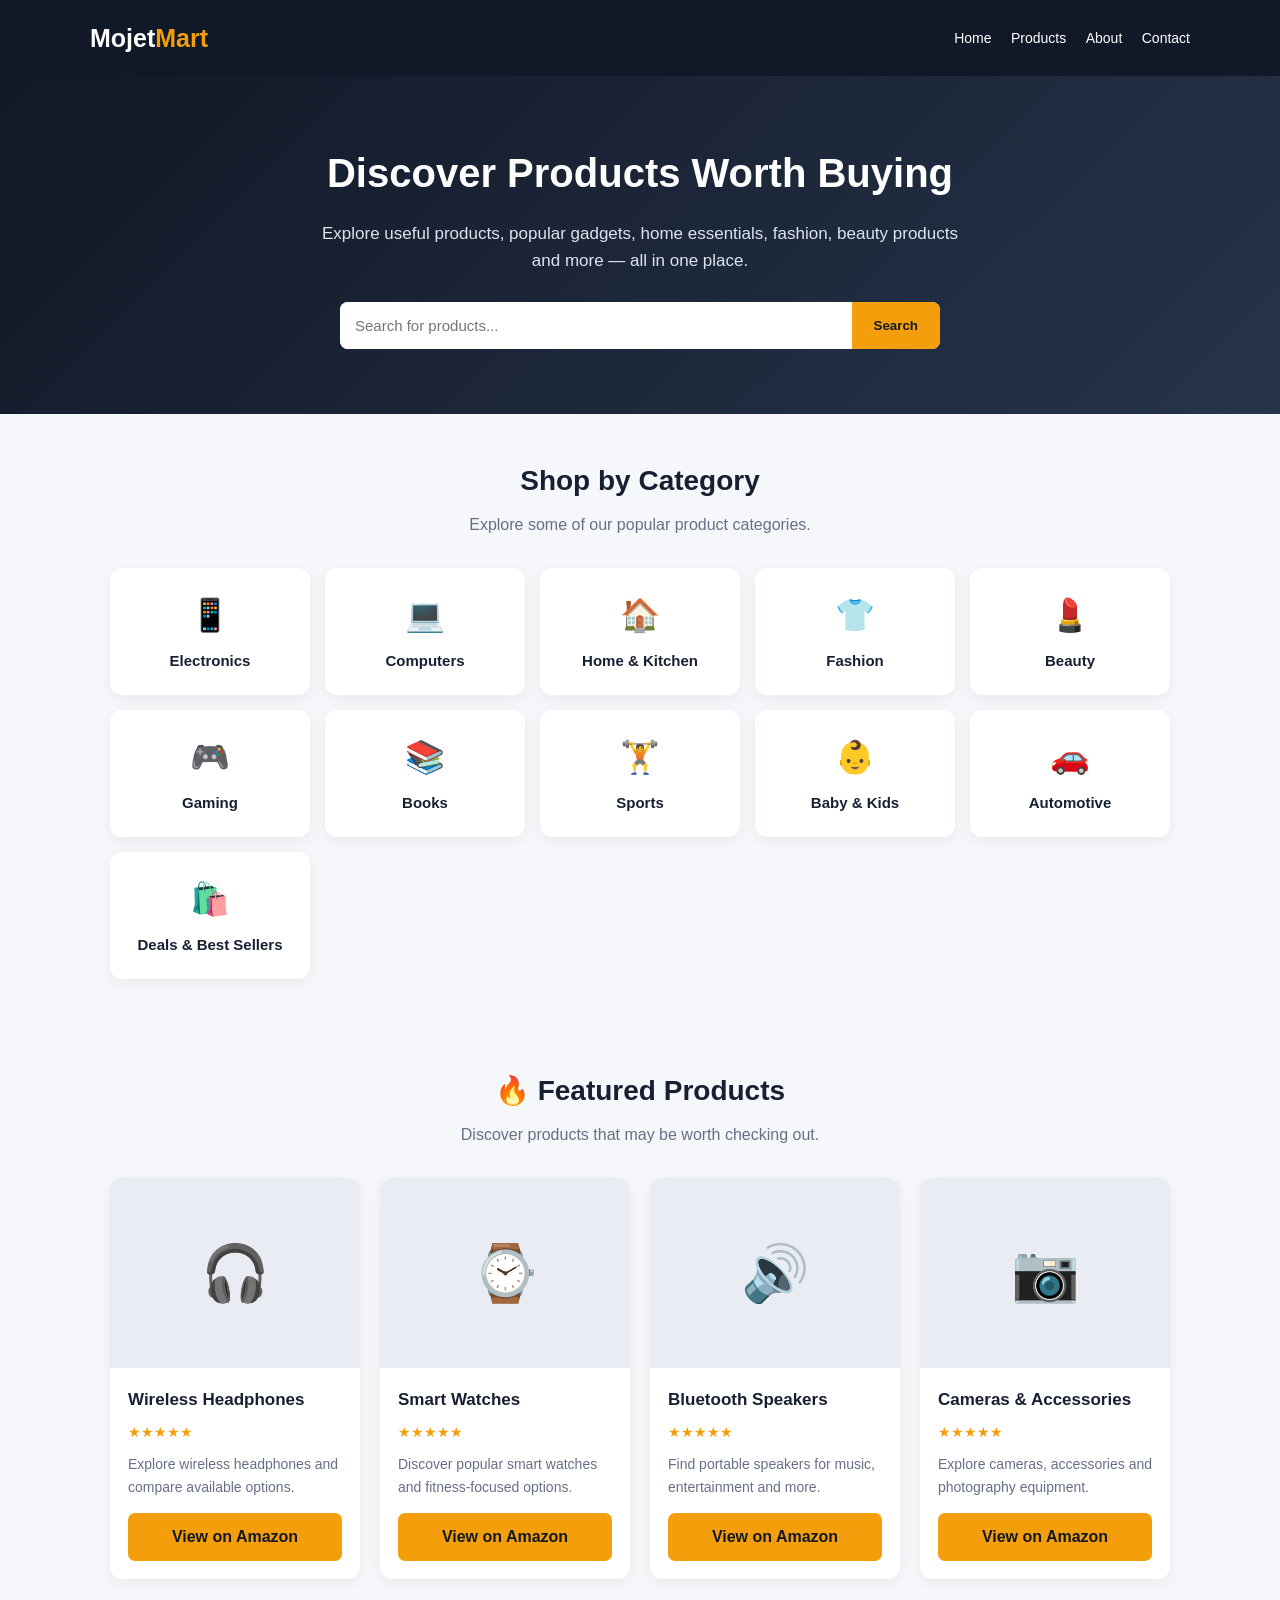
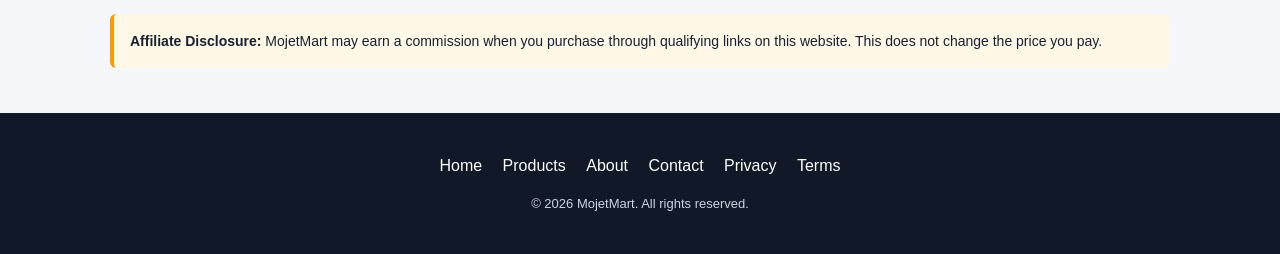
<file: index.html>
<!DOCTYPE html>
<html lang="en">
<head>
  <meta charset="UTF-8">
  <meta name="viewport" content="width=device-width, initial-scale=1.0">

  <title>MojetMart | Discover Products Worth Buying</title>

  <meta name="description" content="MojetMart helps you discover useful products, popular gadgets, home essentials, fashion, beauty products and more.">

  <style>
    * {
      box-sizing: border-box;
      margin: 0;
      padding: 0;
    }

    body {
      font-family: Arial, sans-serif;
      background: #f5f7fa;
      color: #172033;
      line-height: 1.6;
    }

    header {
      background: #111827;
      color: white;
      padding: 18px 20px;
      position: sticky;
      top: 0;
      z-index: 100;
    }

    .nav {
      max-width: 1100px;
      margin: auto;
      display: flex;
      justify-content: space-between;
      align-items: center;
      gap: 15px;
    }

    .logo {
      font-size: 25px;
      font-weight: bold;
    }

    .logo span {
      color: #f59e0b;
    }

    nav a {
      color: white;
      text-decoration: none;
      margin-left: 15px;
      font-size: 14px;
    }

    .hero {
      background: linear-gradient(135deg, #111827, #263449);
      color: white;
      padding: 65px 20px;
      text-align: center;
    }

    .hero h1 {
      font-size: 40px;
      margin-bottom: 15px;
    }

    .hero p {
      max-width: 650px;
      margin: auto;
      color: #dbe4f0;
      font-size: 17px;
    }

    .search {
      max-width: 600px;
      margin: 28px auto 0;
      display: flex;
      background: white;
      border-radius: 8px;
      overflow: hidden;
    }

    .search input {
      flex: 1;
      padding: 15px;
      border: none;
      outline: none;
      font-size: 15px;
    }

    .search button {
      padding: 15px 22px;
      border: none;
      background: #f59e0b;
      color: #111827;
      font-weight: bold;
      cursor: pointer;
    }

    .container {
      max-width: 1100px;
      margin: auto;
      padding: 45px 20px;
    }

    .section-title {
      text-align: center;
      margin-bottom: 30px;
    }

    .section-title h2 {
      font-size: 28px;
      margin-bottom: 8px;
    }

    .section-title p {
      color: #667085;
    }

    .categories {
      display: grid;
      grid-template-columns: repeat(5, 1fr);
      gap: 15px;
    }

    .category {
      background: white;
      padding: 22px 12px;
      border-radius: 12px;
      text-align: center;
      box-shadow: 0 4px 15px rgba(0,0,0,0.06);
      text-decoration: none;
      color: #172033;
      transition: transform 0.2s;
    }

    .category:hover {
      transform: translateY(-4px);
    }

    .category-icon {
      font-size: 32px;
      margin-bottom: 8px;
    }

    .category h3 {
      font-size: 15px;
    }

    .products {
      display: grid;
      grid-template-columns: repeat(4, 1fr);
      gap: 20px;
    }

    .product {
      background: white;
      border-radius: 12px;
      overflow: hidden;
      box-shadow: 0 4px 15px rgba(0,0,0,0.06);
    }

    .product-image {
      height: 190px;
      background: #e9edf3;
      display: flex;
      align-items: center;
      justify-content: center;
      font-size: 55px;
    }

    .product-info {
      padding: 18px;
    }

    .product-info h3 {
      font-size: 17px;
      margin-bottom: 8px;
    }

    .rating {
      color: #f59e0b;
      font-size: 14px;
      margin-bottom: 10px;
    }

    .product-info p {
      color: #667085;
      font-size: 14px;
      margin-bottom: 15px;
    }

    .amazon-btn {
      display: block;
      text-align: center;
      text-decoration: none;
      background: #f59e0b;
      color: #111827;
      padding: 11px;
      border-radius: 7px;
      font-weight: bold;
    }

    .notice {
      background: #fff8e6;
      border-left: 4px solid #f59e0b;
      padding: 16px;
      margin-top: 35px;
      border-radius: 6px;
      font-size: 14px;
    }

    footer {
      background: #111827;
      color: #cbd5e1;
      padding: 40px 20px;
      text-align: center;
    }

    footer a {
      color: white;
      text-decoration: none;
      margin: 0 8px;
    }

    footer p {
      margin-top: 15px;
      font-size: 13px;
    }

    @media (max-width: 850px) {
      .categories {
        grid-template-columns: repeat(3, 1fr);
      }

      .products {
        grid-template-columns: repeat(2, 1fr);
      }

      .hero h1 {
        font-size: 32px;
      }
    }

    @media (max-width: 550px) {
      nav a {
        display: none;
      }

      .categories {
        grid-template-columns: repeat(2, 1fr);
      }

      .products {
        grid-template-columns: 1fr;
      }

      .hero {
        padding: 50px 18px;
      }

      .hero h1 {
        font-size: 30px;
      }
    }
  </style>
</head>

<body>

<header>
  <div class="nav">
    <div class="logo">Mojet<span>Mart</span></div>

    <nav>
      <a href="index.html">Home</a>
      <a href="product.html">Products</a>
      <a href="about.html">About</a>
      <a href="contact.html">Contact</a>
    </nav>
  </div>
</header>

<section class="hero">
  <h1>Discover Products Worth Buying</h1>

  <p>
    Explore useful products, popular gadgets, home essentials,
    fashion, beauty products and more — all in one place.
  </p>

  <div class="search">
    <input type="text" placeholder="Search for products...">
    <button>Search</button>
  </div>
</section>

<section class="container">

  <div class="section-title">
    <h2>Shop by Category</h2>
    <p>Explore some of our popular product categories.</p>
  </div>

  <div class="categories">
  <a href="https://www.amazon.com/s?k=electronics&tag=mojetmart001-20" class="category" target="_blank" rel="noopener">
    <div class="category-icon">📱</div>
    <h3>Electronics</h3>
  </a>

  <a href="https://www.amazon.com/s?k=computers&tag=mojetmart001-20" class="category" target="_blank" rel="noopener">
    <div class="category-icon">💻</div>
    <h3>Computers</h3>
  </a>

  <a href="https://www.amazon.com/s?k=home+kitchen&tag=mojetmart001-20" class="category" target="_blank" rel="noopener">
    <div class="category-icon">🏠</div>
    <h3>Home & Kitchen</h3>
  </a>

  <a href="https://www.amazon.com/s?k=fashion&tag=mojetmart001-20" class="category" target="_blank" rel="noopener">
    <div class="category-icon">👕</div>
    <h3>Fashion</h3>
  </a>

  <a href="https://www.amazon.com/s?k=beauty&tag=mojetmart001-20" class="category" target="_blank" rel="noopener">
    <div class="category-icon">💄</div>
    <h3>Beauty</h3>
  </a>

  <a href="https://www.amazon.com/s?k=gaming&tag=mojetmart001-20" class="category" target="_blank" rel="noopener">
    <div class="category-icon">🎮</div>
    <h3>Gaming</h3>
  </a>

  <a href="https://www.amazon.com/s?k=books&tag=mojetmart001-20" class="category" target="_blank" rel="noopener">
    <div class="category-icon">📚</div>
    <h3>Books</h3>
  </a>

  <a href="https://www.amazon.com/s?k=sports+fitness&tag=mojetmart001-20" class="category" target="_blank" rel="noopener">
    <div class="category-icon">🏋️</div>
    <h3>Sports</h3>
  </a>

  <a href="https://www.amazon.com/s?k=baby&tag=mojetmart001-20" class="category" target="_blank" rel="noopener">
    <div class="category-icon">👶</div>
    <h3>Baby & Kids</h3>
  </a>

  <a href="https://www.amazon.com/s?k=automotive&tag=mojetmart001-20" class="category" target="_blank" rel="noopener">
    <div class="category-icon">🚗</div>
    <h3>Automotive</h3>
  </a>

  <a href="https://www.amazon.com/gp/bestsellers?tag=mojetmart001-20" class="category" target="_blank" rel="noopener">
    <div class="category-icon">🛍️</div>
    <h3>Deals & Best Sellers</h3>
  </a>
    </div>
    </a>

  </div>

</section>

<section class="container">

  <div class="section-title">
    <h2>🔥 Featured Products</h2>
    <p>Discover products that may be worth checking out.</p>
  </div>

  <div class="products">

    <div class="product">
      <div class="product-image">🎧</div>

      <div class="product-info">
        <h3>Wireless Headphones</h3>

        <div class="rating">★★★★★</div>

        <p>Explore wireless headphones and compare available options.</p>

        <a class="amazon-btn" href="https://www.amazon.com/s?k=bluetooth+speakers&tag=mojetmart001-20" target="_blank">
          View on Amazon
        </a>
      </div>
    </div>

    <div class="product">
      <div class="product-image">⌚</div>

      <div class="product-info">
        <h3>Smart Watches</h3>

        <div class="rating">★★★★★</div>

        <p>Discover popular smart watches and fitness-focused options.</p>

        <a class="amazon-btn" href="https://www.amazon.com/s?k=smart+watches&tag=mojetmart001-20" target="_blank">
          View on Amazon
        </a>
      </div>
    </div>

    <div class="product">
      <div class="product-image">🔊</div>

      <div class="product-info">
        <h3>Bluetooth Speakers</h3>

        <div class="rating">★★★★★</div>

        <p>Find portable speakers for music, entertainment and more.</p>

        <a class="amazon-btn" href="https://www.amazon.com/s?k=bluetooth+speakers&tag=mojetmart001-20" target="_blank">
          View on Amazon
        </a>
      </div>
    </div>

    <div class="product">
      <div class="product-image">📷</div>

      <div class="product-info">
        <h3>Cameras & Accessories</h3>

        <div class="rating">★★★★★</div>

        <p>Explore cameras, accessories and photography equipment.</p>

        <a class="amazon-btn" href="https://www.amazon.com/s?k=cameras&tag=mojetmart001-20"target="_blank">
          View on Amazon
        </a>
      </div>
    </div>

  </div>

  <div class="notice">
    <strong>Affiliate Disclosure:</strong>
    MojetMart may earn a commission when you purchase through
    qualifying links on this website. This does not change the
    price you pay.
  </div>

</section>

<footer>

  <div>
    <a href="index.html">Home</a>
    <a href="product.html">Products</a>
    <a href="about.html">About</a>
    <a href="contact.html">Contact</a>
    <a href="privacy.html">Privacy</a>
    <a href="terms.html">Terms</a>
  </div>

  <p>© 2026 MojetMart. All rights reserved.</p>

</footer>

</body>
  </html>
</file>
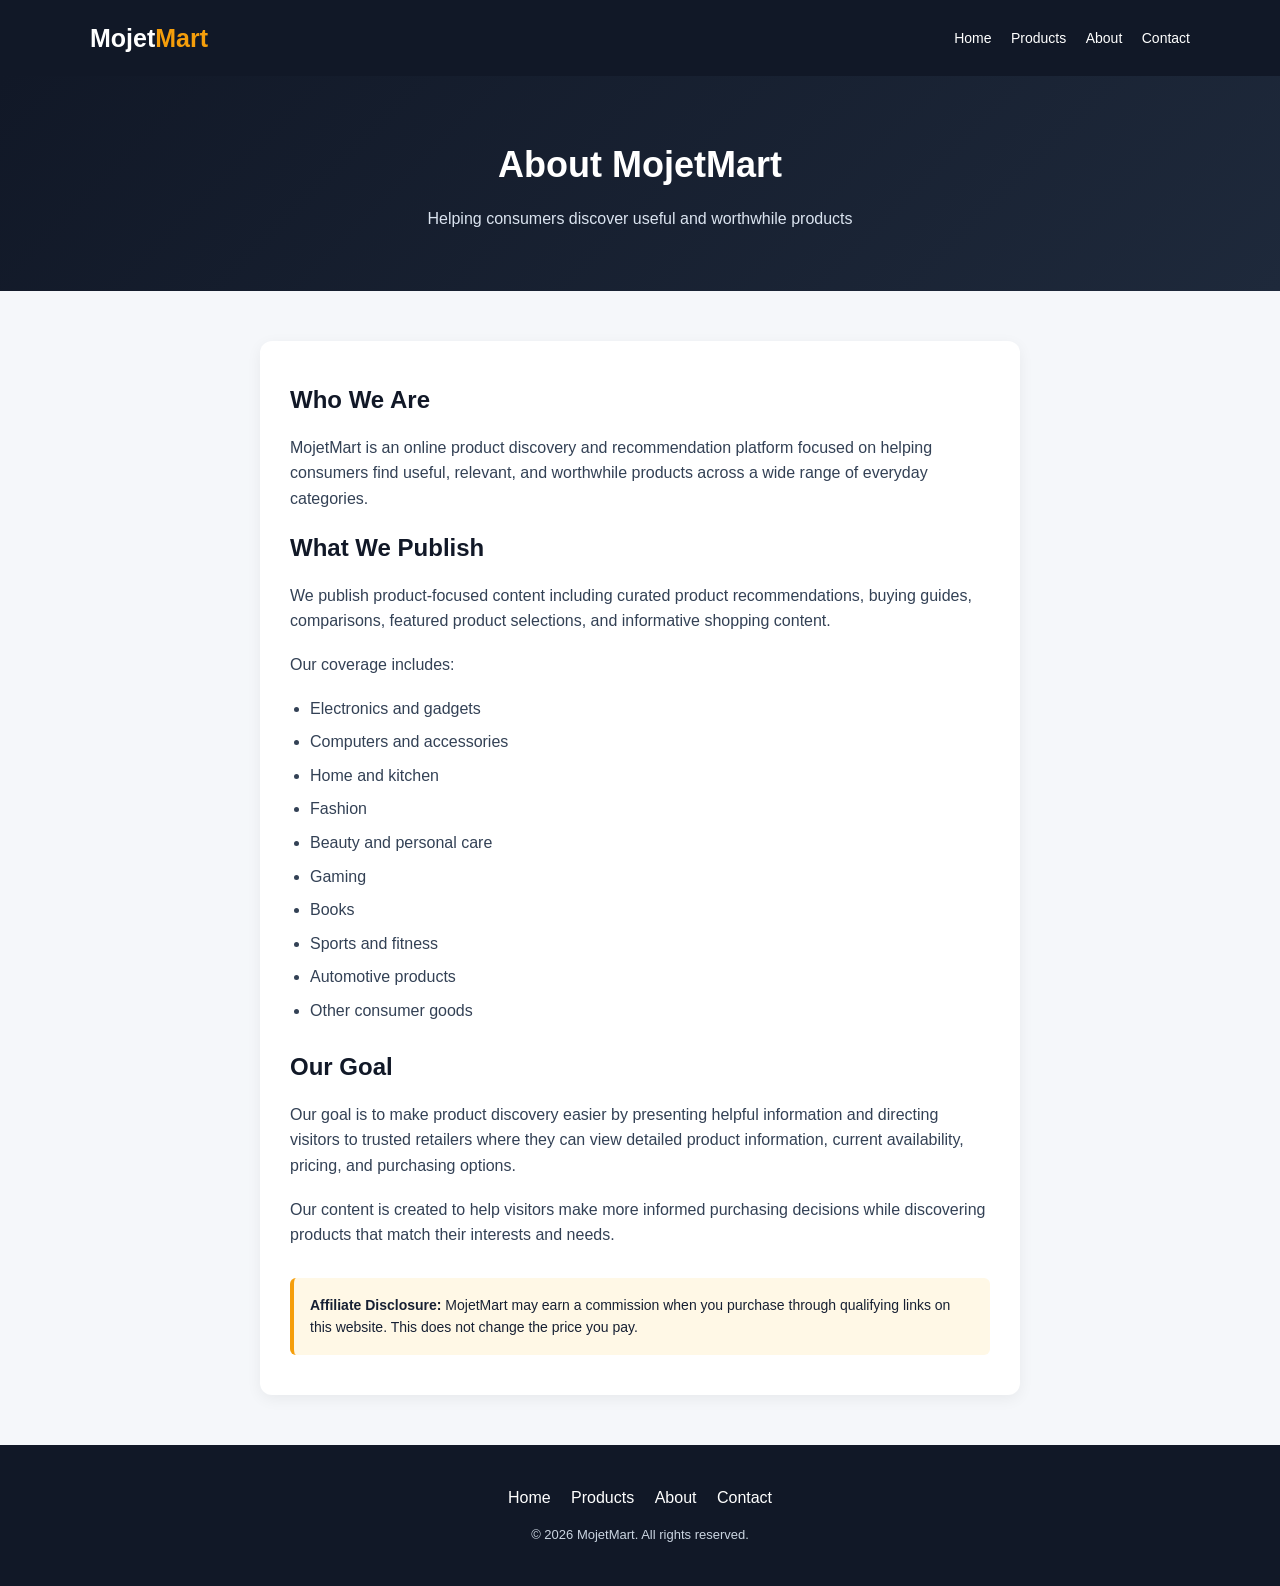
<file: about.html>
<!DOCTYPE html>
<html lang="en">
<head>
  <meta charset="UTF-8">
  <meta name="viewport" content="width=device-width, initial-scale=1.0">
  <title>About | MojetMart</title>
  <meta name="description" content="MojetMart is an online product discovery and recommendation platform helping consumers find useful and worthwhile products.">
  <style>
    * {
      box-sizing: border-box;
      margin: 0;
      padding: 0;
    }

    body {
      font-family: Arial, sans-serif;
      background: #f5f7fa;
      color: #172033;
      line-height: 1.6;
    }

    header {
      background: #111827;
      color: white;
      padding: 18px 20px;
      position: sticky;
      top: 0;
      z-index: 100;
    }

    .nav {
      max-width: 1100px;
      margin: auto;
      display: flex;
      justify-content: space-between;
      align-items: center;
      gap: 15px;
    }

    .logo {
      font-size: 25px;
      font-weight: bold;
    }

    .logo span {
      color: #f59e0b;
    }

    nav a {
      color: white;
      text-decoration: none;
      margin-left: 15px;
      font-size: 14px;
    }

    .hero {
      background: linear-gradient(135deg, #111827, #1e293b);
      color: white;
      padding: 60px 20px;
      text-align: center;
    }

    .hero h1 {
      font-size: 36px;
      margin-bottom: 12px;
    }

    .hero p {
      max-width: 600px;
      margin: auto;
      color: #dbe4f0;
      font-size: 16px;
    }

    .container {
      max-width: 800px;
      margin: auto;
      padding: 50px 20px;
    }

    .about-content {
      background: white;
      padding: 40px 30px;
      border-radius: 12px;
      box-shadow: 0 4px 15px rgba(0,0,0,0.06);
    }

    .about-content h2 {
      font-size: 24px;
      margin-bottom: 15px;
      color: #111827;
    }

    .about-content p {
      margin-bottom: 18px;
      color: #334155;
      font-size: 16px;
    }

    .about-content ul {
      margin: 15px 0 25px 20px;
      color: #334155;
    }

    .about-content li {
      margin-bottom: 8px;
    }

    .notice {
      background: #fff8e6;
      border-left: 4px solid #f59e0b;
      padding: 16px;
      margin-top: 30px;
      border-radius: 6px;
      font-size: 14px;
    }

    footer {
      background: #111827;
      color: #cbd5e1;
      padding: 40px 20px;
      text-align: center;
    }

    footer a {
      color: white;
      text-decoration: none;
      margin: 0 8px;
    }

    footer p {
      margin-top: 15px;
      font-size: 13px;
    }

    @media (max-width: 550px) {
      nav a {
        display: none;
      }
      .hero h1 {
        font-size: 28px;
      }
      .about-content {
        padding: 25px 20px;
      }
    }
  </style>
</head>
<body>

  <header>
    <div class="nav">
      <div class="logo">Mojet<span>Mart</span></div>
      <nav>
        <a href="index.html">Home</a>
        <a href="product.html">Products</a>
        <a href="about.html">About</a>
        <a href="contact.html">Contact</a>
      </nav>
    </div>
  </header>

  <section class="hero">
    <h1>About MojetMart</h1>
    <p>Helping consumers discover useful and worthwhile products</p>
  </section>

  <section class="container">
    <div class="about-content">
      <h2>Who We Are</h2>
      <p>
        MojetMart is an online product discovery and recommendation platform focused on helping consumers find useful, relevant, and worthwhile products across a wide range of everyday categories.
      </p>

      <h2>What We Publish</h2>
      <p>
        We publish product-focused content including curated product recommendations, buying guides, comparisons, featured product selections, and informative shopping content.
      </p>

      <p>Our coverage includes:</p>
      <ul>
        <li>Electronics and gadgets</li>
        <li>Computers and accessories</li>
        <li>Home and kitchen</li>
        <li>Fashion</li>
        <li>Beauty and personal care</li>
        <li>Gaming</li>
        <li>Books</li>
        <li>Sports and fitness</li>
        <li>Automotive products</li>
        <li>Other consumer goods</li>
      </ul>

      <h2>Our Goal</h2>
      <p>
        Our goal is to make product discovery easier by presenting helpful information and directing visitors to trusted retailers where they can view detailed product information, current availability, pricing, and purchasing options.
      </p>

      <p>
        Our content is created to help visitors make more informed purchasing decisions while discovering products that match their interests and needs.
      </p>

      <div class="notice">
        <strong>Affiliate Disclosure:</strong> MojetMart may earn a commission when you purchase through qualifying links on this website. This does not change the price you pay.
      </div>
    </div>
  </section>

  <footer>
    <div>
      <a href="index.html">Home</a>
      <a href="product.html">Products</a>
      <a href="about.html">About</a>
      <a href="contact.html">Contact</a>
    </div>
    <p>© 2026 MojetMart. All rights reserved.</p>
  </footer>

</body>
</html>
</file>
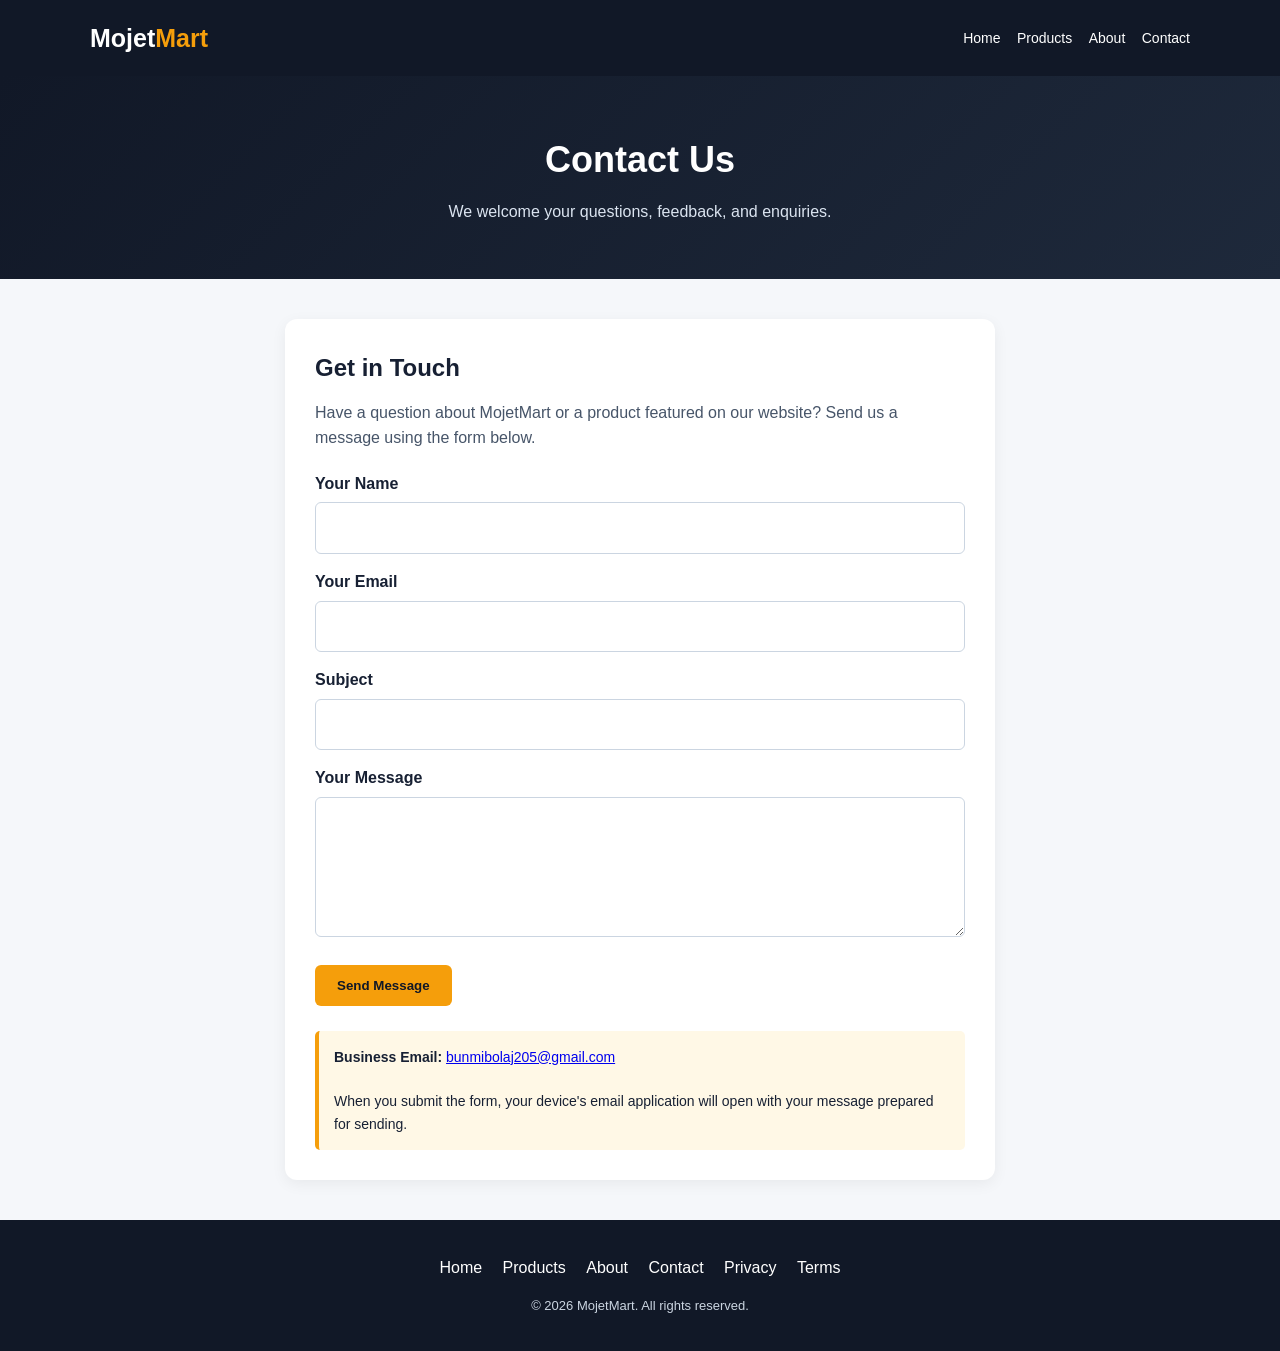
<file: contact.html>
<!DOCTYPE html>
<html lang="en">
<head>
  <meta charset="UTF-8">
  <meta name="viewport" content="width=device-width, initial-scale=1.0">
  <title>Contact | MojetMart</title>
  <meta name="description" content="Contact MojetMart with questions, feedback, and product enquiries.">

  <style>
    * {
      box-sizing: border-box;
      margin: 0;
      padding: 0;
    }

    body {
      font-family: Arial, sans-serif;
      background: #f5f7fa;
      color: #172033;
      line-height: 1.6;
    }

    header {
      background: #111827;
      color: white;
      padding: 18px 20px;
    }

    .nav {
      max-width: 1100px;
      margin: auto;
      display: flex;
      justify-content: space-between;
      align-items: center;
      gap: 15px;
    }

    .logo {
      font-size: 25px;
      font-weight: bold;
    }

    .logo span {
      color: #f59e0b;
    }

    nav a {
      color: white;
      text-decoration: none;
      margin-left: 12px;
      font-size: 14px;
    }

    .hero {
      background: linear-gradient(135deg, #111827, #1e293b);
      color: white;
      padding: 55px 20px;
      text-align: center;
    }

    .hero h1 {
      font-size: 36px;
      margin-bottom: 10px;
    }

    .hero p {
      color: #dbe4f0;
    }

    .container {
      max-width: 750px;
      margin: 40px auto;
      padding: 0 20px;
    }

    .contact-card {
      background: white;
      padding: 30px;
      border-radius: 12px;
      box-shadow: 0 4px 15px rgba(0,0,0,0.06);
    }

    .contact-card h2 {
      margin-bottom: 12px;
    }

    .contact-card p {
      margin-bottom: 20px;
      color: #475569;
    }

    label {
      display: block;
      font-weight: bold;
      margin: 15px 0 6px;
    }

    input, textarea {
      width: 100%;
      padding: 12px;
      border: 1px solid #cbd5e1;
      border-radius: 6px;
      font: inherit;
    }

    textarea {
      min-height: 140px;
      resize: vertical;
    }

    button {
      margin-top: 20px;
      background: #f59e0b;
      color: #111827;
      border: none;
      padding: 13px 22px;
      border-radius: 6px;
      font-weight: bold;
      cursor: pointer;
    }

    button:hover {
      background: #d97706;
    }

    .email-note {
      margin-top: 25px;
      background: #fff8e6;
      border-left: 4px solid #f59e0b;
      padding: 15px;
      border-radius: 5px;
      font-size: 14px;
    }

    footer {
      background: #111827;
      color: #cbd5e1;
      padding: 35px 20px;
      text-align: center;
    }

    footer a {
      color: white;
      text-decoration: none;
      margin: 0 8px;
    }

    footer p {
      margin-top: 15px;
      font-size: 13px;
    }

    @media (max-width: 550px) {
      nav a {
        margin-left: 5px;
        font-size: 12px;
      }

      .hero h1 {
        font-size: 28px;
      }

      .contact-card {
        padding: 22px;
      }
    }
  </style>
</head>

<body>

<header>
  <div class="nav">
    <div class="logo">Mojet<span>Mart</span></div>
    <nav>
      <a href="index.html">Home</a>
      <a href="product.html">Products</a>
      <a href="about.html">About</a>
      <a href="contact.html">Contact</a>
    </nav>
  </div>
</header>

<section class="hero">
  <h1>Contact Us</h1>
  <p>We welcome your questions, feedback, and enquiries.</p>
</section>

<main class="container">
  <section class="contact-card">
    <h2>Get in Touch</h2>

    <p>
      Have a question about MojetMart or a product featured on our website?
      Send us a message using the form below.
    </p>

    <form id="contactForm">
      <label for="name">Your Name</label>
      <input type="text" id="name" required>

      <label for="email">Your Email</label>
      <input type="email" id="email" required>

      <label for="subject">Subject</label>
      <input type="text" id="subject" required>

      <label for="message">Your Message</label>
      <textarea id="message" required></textarea>

      <button type="submit">Send Message</button>
    </form>

    <div class="email-note">
      <strong>Business Email:</strong>
      <a href="mailto:bunmibolaj205@gmail.com">
        bunmibolaj205@gmail.com
      </a>
      <br><br>
      When you submit the form, your device's email application will open
      with your message prepared for sending.
    </div>
  </section>
</main>

<footer>
  <div>
    <a href="index.html">Home</a>
    <a href="product.html">Products</a>
    <a href="about.html">About</a>
    <a href="contact.html">Contact</a>
    <a href="privacy.html">Privacy</a>
    <a href="terms.html">Terms</a>
  </div>
  <p>© 2026 MojetMart. All rights reserved.</p>
</footer>

<script>
  document.getElementById("contactForm").addEventListener("submit", function(event) {
    event.preventDefault();

    const businessEmail = "bunmibolaj205@gmail.com";
    const name = document.getElementById("name").value.trim();
    const email = document.getElementById("email").value.trim();
    const subject = document.getElementById("subject").value.trim();
    const message = document.getElementById("message").value.trim();

    const body =
      "Name: " + name + "\n" +
      "Reply email: " + email + "\n\n" +
      "Message:\n" + message;

    window.location.href =
      "mailto:" + businessEmail +
      "?subject=" + encodeURIComponent(subject) +
      "&body=" + encodeURIComponent(body);
  });
</script>

</body>
</html>
</file>
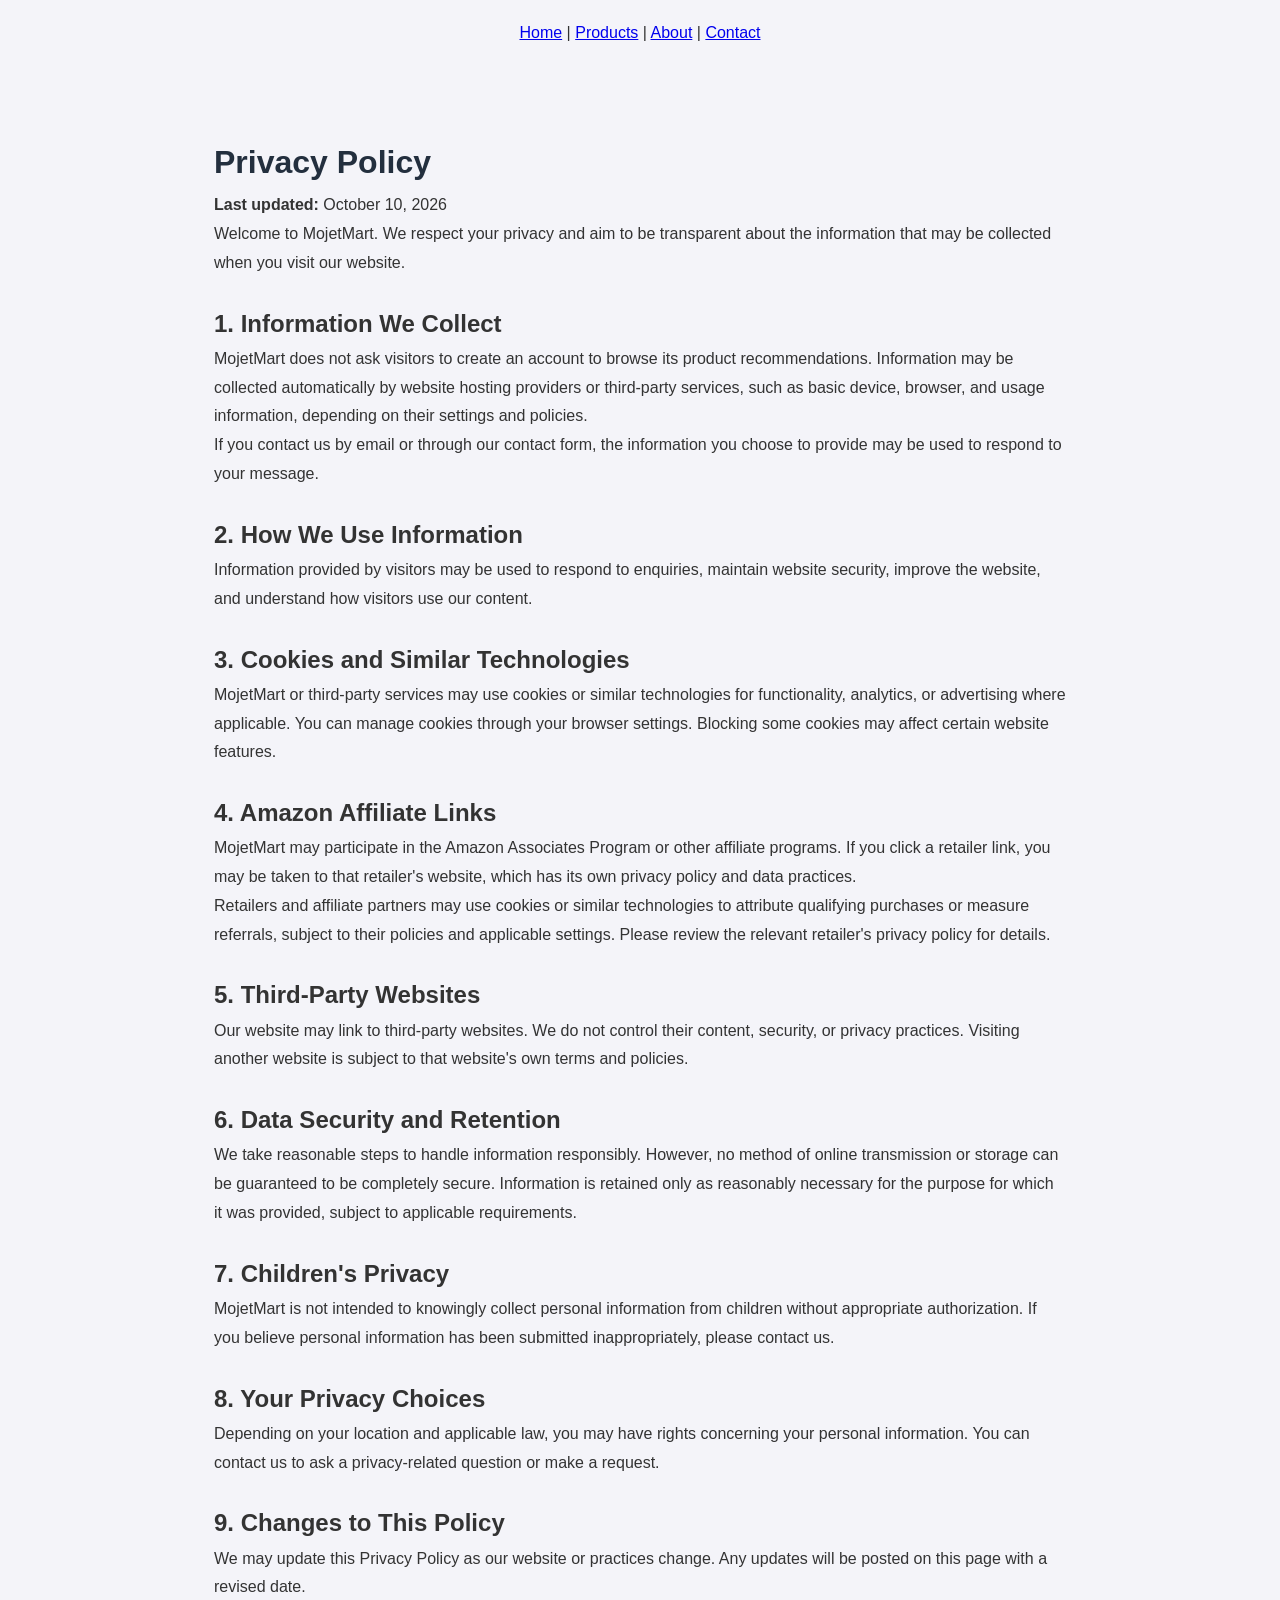
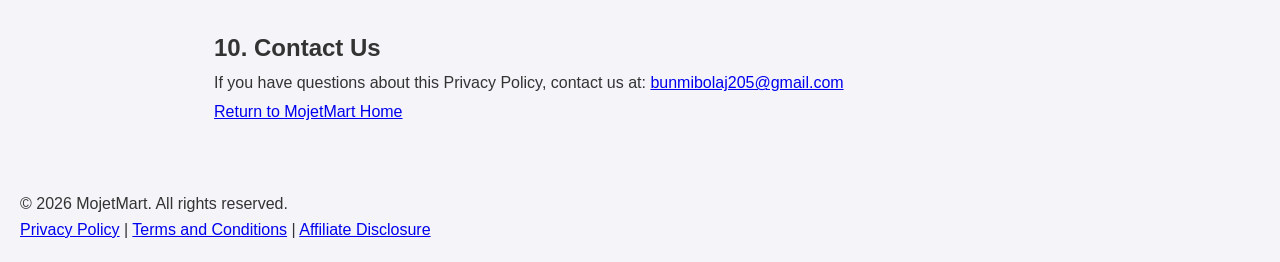
<file: privacy.html>
<!DOCTYPE html>
<html lang="en">
<head>
  <meta charset="UTF-8">
  <meta name="viewport" content="width=device-width, initial-scale=1.0">
  <meta name="description" content="Read the MojetMart Privacy Policy to learn how we handle information when you visit our website.">
  <title>Privacy Policy | MojetMart</title>
  <link rel="stylesheet" href="css/style.css">
  <style>
    .privacy-content {
      max-width: 900px;
      margin: 40px auto;
      padding: 24px;
      line-height: 1.8;
    }
    .privacy-content h1,
    .privacy-content h2 {
      margin-top: 24px;
    }
    .privacy-content a {
      overflow-wrap: anywhere;
    }
  </style>
</head>
<body>
  <header>
    <nav>
      <a href="index.html">Home</a> |
      <a href="product.html">Products</a> |
      <a href="about.html">About</a> |
      <a href="contact.html">Contact</a>
    </nav>
  </header>

  <main class="privacy-content">
    <h1>Privacy Policy</h1>
    <p><strong>Last updated:</strong> October 10, 2026</p>

    <p>
      Welcome to MojetMart. We respect your privacy and aim to be
      transparent about the information that may be collected when
      you visit our website.
    </p>

    <h2>1. Information We Collect</h2>
    <p>
      MojetMart does not ask visitors to create an account to browse
      its product recommendations. Information may be collected
      automatically by website hosting providers or third-party
      services, such as basic device, browser, and usage information,
      depending on their settings and policies.
    </p>
    <p>
      If you contact us by email or through our contact form, the
      information you choose to provide may be used to respond to
      your message.
    </p>

    <h2>2. How We Use Information</h2>
    <p>
      Information provided by visitors may be used to respond to
      enquiries, maintain website security, improve the website, and
      understand how visitors use our content.
    </p>

    <h2>3. Cookies and Similar Technologies</h2>
    <p>
      MojetMart or third-party services may use cookies or similar
      technologies for functionality, analytics, or advertising where
      applicable. You can manage cookies through your browser settings.
      Blocking some cookies may affect certain website features.
    </p>

    <h2>4. Amazon Affiliate Links</h2>
    <p>
      MojetMart may participate in the Amazon Associates Program or
      other affiliate programs. If you click a retailer link, you may
      be taken to that retailer's website, which has its own privacy
      policy and data practices.
    </p>
    <p>
      Retailers and affiliate partners may use cookies or similar
      technologies to attribute qualifying purchases or measure
      referrals, subject to their policies and applicable settings.
      Please review the relevant retailer's privacy policy for details.
    </p>

    <h2>5. Third-Party Websites</h2>
    <p>
      Our website may link to third-party websites. We do not control
      their content, security, or privacy practices. Visiting another
      website is subject to that website's own terms and policies.
    </p>

    <h2>6. Data Security and Retention</h2>
    <p>
      We take reasonable steps to handle information responsibly.
      However, no method of online transmission or storage can be
      guaranteed to be completely secure. Information is retained
      only as reasonably necessary for the purpose for which it was
      provided, subject to applicable requirements.
    </p>

    <h2>7. Children's Privacy</h2>
    <p>
      MojetMart is not intended to knowingly collect personal
      information from children without appropriate authorization.
      If you believe personal information has been submitted
      inappropriately, please contact us.
    </p>

    <h2>8. Your Privacy Choices</h2>
    <p>
      Depending on your location and applicable law, you may have
      rights concerning your personal information. You can contact us
      to ask a privacy-related question or make a request.
    </p>

    <h2>9. Changes to This Policy</h2>
    <p>
      We may update this Privacy Policy as our website or practices
      change. Any updates will be posted on this page with a revised
      date.
    </p>

    <h2>10. Contact Us</h2>
    <p>
      If you have questions about this Privacy Policy, contact us at:
      <a href="mailto:bunmibolaj205@gmail.com">
        bunmibolaj205@gmail.com
      </a>
    </p>

    <p><a href="index.html">Return to MojetMart Home</a></p>
  </main>

  <footer>
    <p>&copy; 2026 MojetMart. All rights reserved.</p>
    <p>
      <a href="privacy.html">Privacy Policy</a> |
      <a href="terms.html">Terms and Conditions</a> |
      <a href="affiliate-disclosure.html">Affiliate Disclosure</a>
    </p>
  </footer>
</body>
</html>
</file>
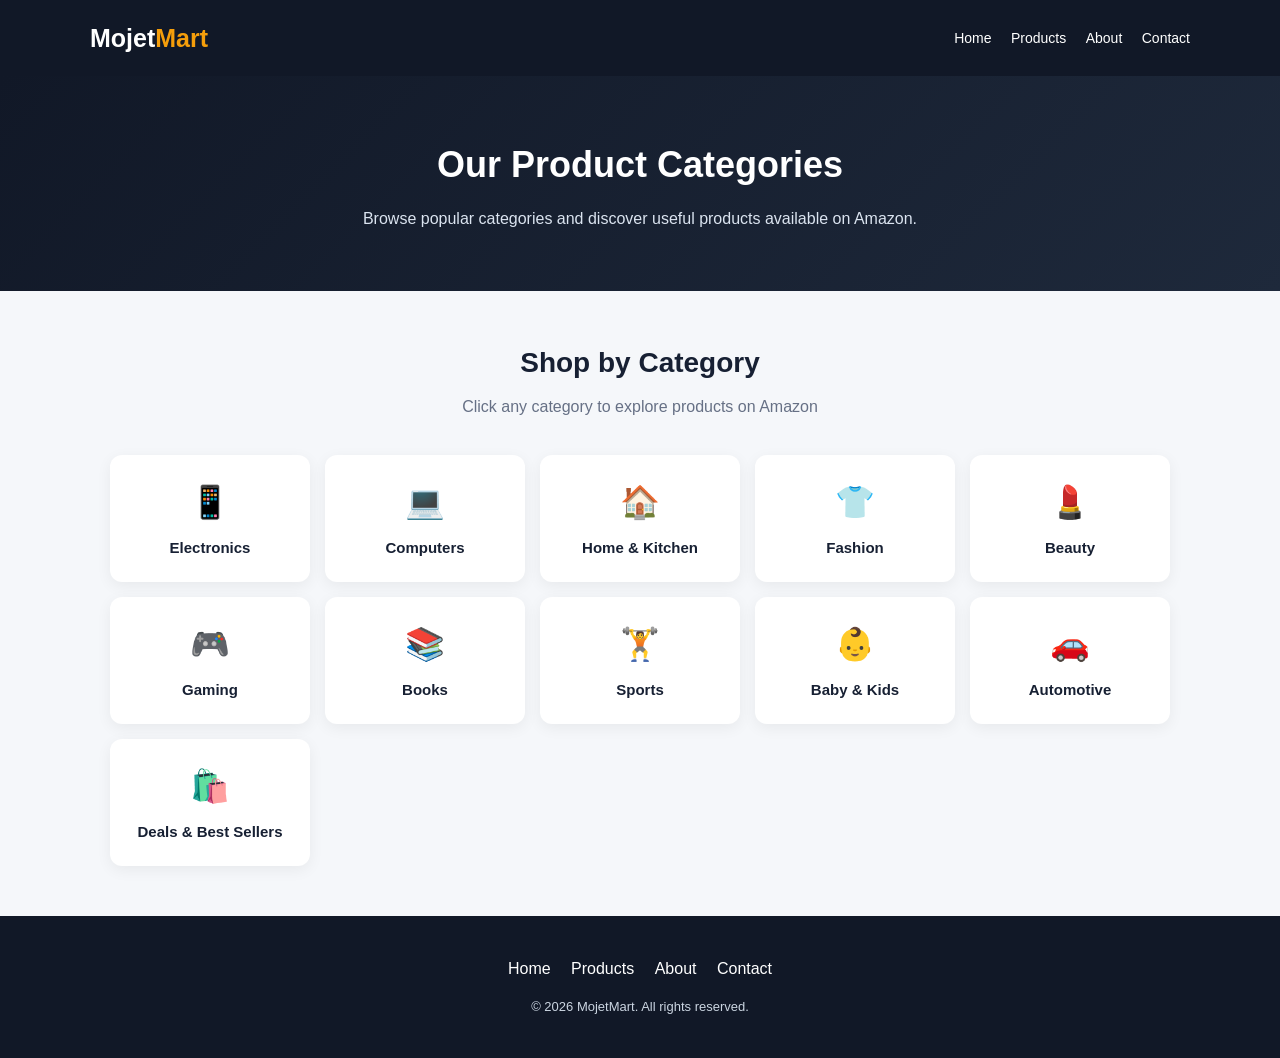
<file: product.html>
<!DOCTYPE html>
<html lang="en">
<head>
  <meta charset="UTF-8">
  <meta name="viewport" content="width=device-width, initial-scale=1.0">
  <title>Products | MojetMart</title>
  <meta name="description" content="Browse product categories on MojetMart - Electronics, Fashion, Beauty, Gaming and more.">
  <style>
    * {
      box-sizing: border-box;
      margin: 0;
      padding: 0;
    }

    body {
      font-family: Arial, sans-serif;
      background: #f5f7fa;
      color: #172033;
      line-height: 1.6;
    }

    header {
      background: #111827;
      color: white;
      padding: 18px 20px;
      position: sticky;
      top: 0;
      z-index: 100;
    }

    .nav {
      max-width: 1100px;
      margin: auto;
      display: flex;
      justify-content: space-between;
      align-items: center;
      gap: 15px;
    }

    .logo {
      font-size: 25px;
      font-weight: bold;
    }

    .logo span {
      color: #f59e0b;
    }

    nav a {
      color: white;
      text-decoration: none;
      margin-left: 15px;
      font-size: 14px;
    }

    .hero {
      background: linear-gradient(135deg, #111827, #1e293b);
      color: white;
      padding: 60px 20px;
      text-align: center;
    }

    .hero h1 {
      font-size: 36px;
      margin-bottom: 12px;
    }

    .hero p {
      max-width: 600px;
      margin: auto;
      color: #dbe4f0;
      font-size: 16px;
    }

    .container {
      max-width: 1100px;
      margin: auto;
      padding: 50px 20px;
    }

    .section-title {
      text-align: center;
      margin-bottom: 35px;
    }

    .section-title h2 {
      font-size: 28px;
      margin-bottom: 8px;
    }

    .section-title p {
      color: #667085;
    }

    .categories {
      display: grid;
      grid-template-columns: repeat(5, 1fr);
      gap: 15px;
    }

    .category {
      background: white;
      padding: 22px 12px;
      border-radius: 12px;
      text-align: center;
      box-shadow: 0 4px 15px rgba(0,0,0,0.06);
      text-decoration: none;
      color: #172033;
      transition: transform 0.2s;
    }

    .category:hover {
      transform: translateY(-4px);
    }

    .category-icon {
      font-size: 32px;
      margin-bottom: 8px;
    }

    .category h3 {
      font-size: 15px;
    }

    footer {
      background: #111827;
      color: #cbd5e1;
      padding: 40px 20px;
      text-align: center;
    }

    footer a {
      color: white;
      text-decoration: none;
      margin: 0 8px;
    }

    footer p {
      margin-top: 15px;
      font-size: 13px;
    }

    @media (max-width: 850px) {
      .categories {
        grid-template-columns: repeat(3, 1fr);
      }
    }

    @media (max-width: 550px) {
      nav a {
        display: none;
      }
      .categories {
        grid-template-columns: repeat(2, 1fr);
      }
      .hero h1 {
        font-size: 28px;
      }
    }
  </style>
</head>
<body>

  <header>
    <div class="nav">
      <div class="logo">Mojet<span>Mart</span></div>
      <nav>
        <a href="index.html">Home</a>
        <a href="product.html">Products</a>
        <a href="about.html">About</a>
        <a href="contact.html">Contact</a>
      </nav>
    </div>
  </header>

  <section class="hero">
    <h1>Our Product Categories</h1>
    <p>Browse popular categories and discover useful products available on Amazon.</p>
  </section>

  <section class="container">
    <div class="section-title">
      <h2>Shop by Category</h2>
      <p>Click any category to explore products on Amazon</p>
    </div>

    <div class="categories">
      <a href="https://www.amazon.com/s?k=electronics&tag=mojetmart001-20" class="category" target="_blank" rel="noopener">
        <div class="category-icon">📱</div>
        <h3>Electronics</h3>
      </a>

      <a href="https://www.amazon.com/s?k=computers&tag=mojetmart001-20" class="category" target="_blank" rel="noopener">
        <div class="category-icon">💻</div>
        <h3>Computers</h3>
      </a>

      <a href="https://www.amazon.com/s?k=home+kitchen&tag=mojetmart001-20" class="category" target="_blank" rel="noopener">
        <div class="category-icon">🏠</div>
        <h3>Home & Kitchen</h3>
      </a>

      <a href="https://www.amazon.com/s?k=fashion&tag=mojetmart001-20" class="category" target="_blank" rel="noopener">
        <div class="category-icon">👕</div>
        <h3>Fashion</h3>
      </a>

      <a href="https://www.amazon.com/s?k=beauty&tag=mojetmart001-20" class="category" target="_blank" rel="noopener">
        <div class="category-icon">💄</div>
        <h3>Beauty</h3>
      </a>

      <a href="https://www.amazon.com/s?k=gaming&tag=mojetmart001-20" class="category" target="_blank" rel="noopener">
        <div class="category-icon">🎮</div>
        <h3>Gaming</h3>
      </a>

      <a href="https://www.amazon.com/s?k=books&tag=mojetmart001-20" class="category" target="_blank" rel="noopener">
        <div class="category-icon">📚</div>
        <h3>Books</h3>
      </a>

      <a href="https://www.amazon.com/s?k=sports+fitness&tag=mojetmart001-20" class="category" target="_blank" rel="noopener">
        <div class="category-icon">🏋️</div>
        <h3>Sports</h3>
      </a>

      <a href="https://www.amazon.com/s?k=baby&tag=mojetmart001-20" class="category" target="_blank" rel="noopener">
        <div class="category-icon">👶</div>
        <h3>Baby & Kids</h3>
      </a>

      <a href="https://www.amazon.com/s?k=automotive&tag=mojetmart001-20" class="category" target="_blank" rel="noopener">
        <div class="category-icon">🚗</div>
        <h3>Automotive</h3>
      </a>

      <a href="https://www.amazon.com/gp/bestsellers?tag=mojetmart001-20" class="category" target="_blank" rel="noopener">
        <div class="category-icon">🛍️</div>
        <h3>Deals & Best Sellers</h3>
      </a>
    </div>
  </section>

  <footer>
    <div>
      <a href="index.html">Home</a>
      <a href="product.html">Products</a>
      <a href="about.html">About</a>
      <a href="contact.html">Contact</a>
    </div>
    <p>© 2026 MojetMart. All rights reserved.</p>
  </footer>

</body>
</html>
</file>
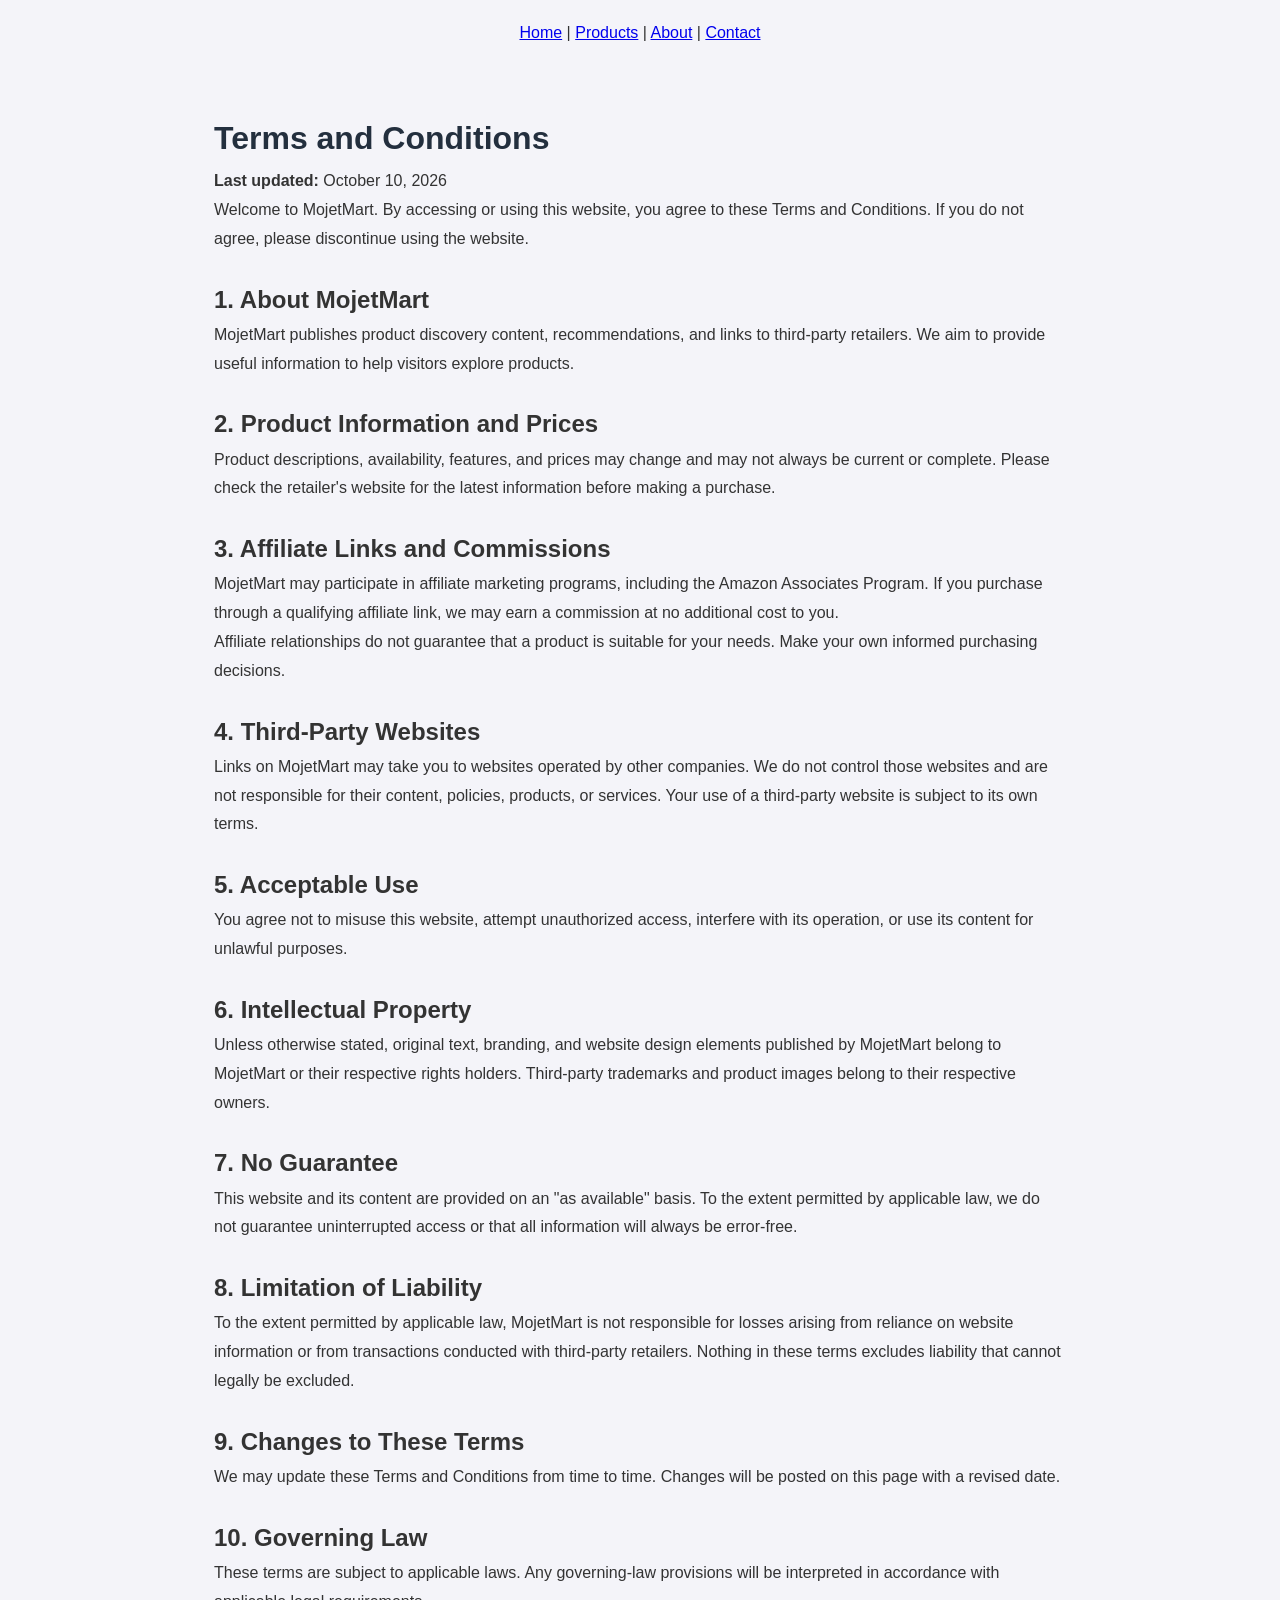
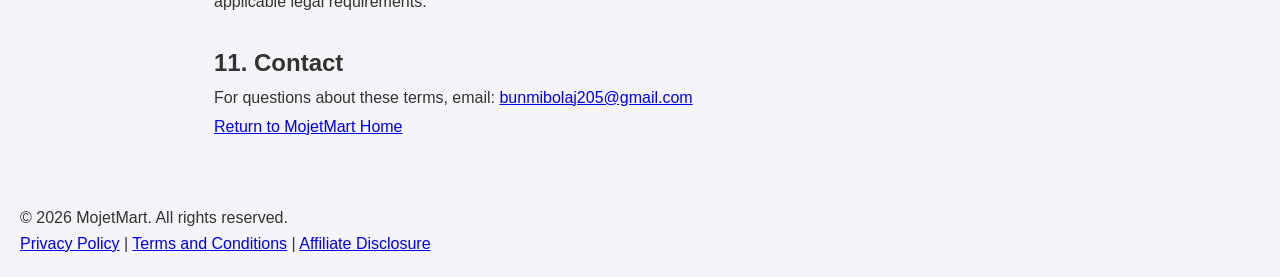
<file: terms.html>
<!DOCTYPE html>
<html lang="en">
<head>
  <meta charset="UTF-8">
  <meta name="viewport" content="width=device-width, initial-scale=1.0">
  <meta name="description" content="Read the MojetMart Terms and Conditions for using our website and product recommendations.">
  <title>Terms and Conditions | MojetMart</title>
  <link rel="stylesheet" href="css/style.css">
  <style>
    .terms-content {
      max-width: 900px;
      margin: 40px auto;
      padding: 24px;
      line-height: 1.8;
    }
    .terms-content h2 {
      margin-top: 24px;
    }
  </style>
</head>
<body>
  <header>
    <nav>
      <a href="index.html">Home</a> |
      <a href="product.html">Products</a> |
      <a href="about.html">About</a> |
      <a href="contact.html">Contact</a>
    </nav>
  </header>

  <main class="terms-content">
    <h1>Terms and Conditions</h1>
    <p><strong>Last updated:</strong> October 10, 2026</p>

    <p>
      Welcome to MojetMart. By accessing or using this website,
      you agree to these Terms and Conditions. If you do not agree,
      please discontinue using the website.
    </p>

    <h2>1. About MojetMart</h2>
    <p>
      MojetMart publishes product discovery content, recommendations,
      and links to third-party retailers. We aim to provide useful
      information to help visitors explore products.
    </p>

    <h2>2. Product Information and Prices</h2>
    <p>
      Product descriptions, availability, features, and prices may
      change and may not always be current or complete. Please check
      the retailer's website for the latest information before making
      a purchase.
    </p>

    <h2>3. Affiliate Links and Commissions</h2>
    <p>
      MojetMart may participate in affiliate marketing programs,
      including the Amazon Associates Program. If you purchase through
      a qualifying affiliate link, we may earn a commission at no
      additional cost to you.
    </p>
    <p>
      Affiliate relationships do not guarantee that a product is
      suitable for your needs. Make your own informed purchasing
      decisions.
    </p>

    <h2>4. Third-Party Websites</h2>
    <p>
      Links on MojetMart may take you to websites operated by other
      companies. We do not control those websites and are not
      responsible for their content, policies, products, or services.
      Your use of a third-party website is subject to its own terms.
    </p>

    <h2>5. Acceptable Use</h2>
    <p>
      You agree not to misuse this website, attempt unauthorized
      access, interfere with its operation, or use its content for
      unlawful purposes.
    </p>

    <h2>6. Intellectual Property</h2>
    <p>
      Unless otherwise stated, original text, branding, and website
      design elements published by MojetMart belong to MojetMart or
      their respective rights holders. Third-party trademarks and
      product images belong to their respective owners.
    </p>

    <h2>7. No Guarantee</h2>
    <p>
      This website and its content are provided on an "as available"
      basis. To the extent permitted by applicable law, we do not
      guarantee uninterrupted access or that all information will
      always be error-free.
    </p>

    <h2>8. Limitation of Liability</h2>
    <p>
      To the extent permitted by applicable law, MojetMart is not
      responsible for losses arising from reliance on website
      information or from transactions conducted with third-party
      retailers. Nothing in these terms excludes liability that
      cannot legally be excluded.
    </p>

    <h2>9. Changes to These Terms</h2>
    <p>
      We may update these Terms and Conditions from time to time.
      Changes will be posted on this page with a revised date.
    </p>

    <h2>10. Governing Law</h2>
    <p>
      These terms are subject to applicable laws. Any governing-law
      provisions will be interpreted in accordance with applicable
      legal requirements.
    </p>

    <h2>11. Contact</h2>
    <p>
      For questions about these terms, email:
      <a href="mailto:bunmibolaj205@gmail.com">
        bunmibolaj205@gmail.com
      </a>
    </p>

    <p><a href="index.html">Return to MojetMart Home</a></p>
  </main>

  <footer>
    <p>&copy; 2026 MojetMart. All rights reserved.</p>
    <p>
      <a href="privacy.html">Privacy Policy</a> |
      <a href="terms.html">Terms and Conditions</a> |
      <a href="affiliate-disclosure.html">Affiliate Disclosure</a>
    </p>
  </footer>
</body>
</html>
</file>
<file: css/style.css>
* {
    box-sizing: border-box;
    margin: 0;
    padding: 0;
}

body {
    font-family: Arial, sans-serif;
    line-height: 1.6;
    color: #333;
    padding: 20px;
    background-color: #f4f4f9;
}

header {
    text-align: center;
    margin-bottom: 20px;
}

h1 {
    color: #232f3e;
}
</file>
